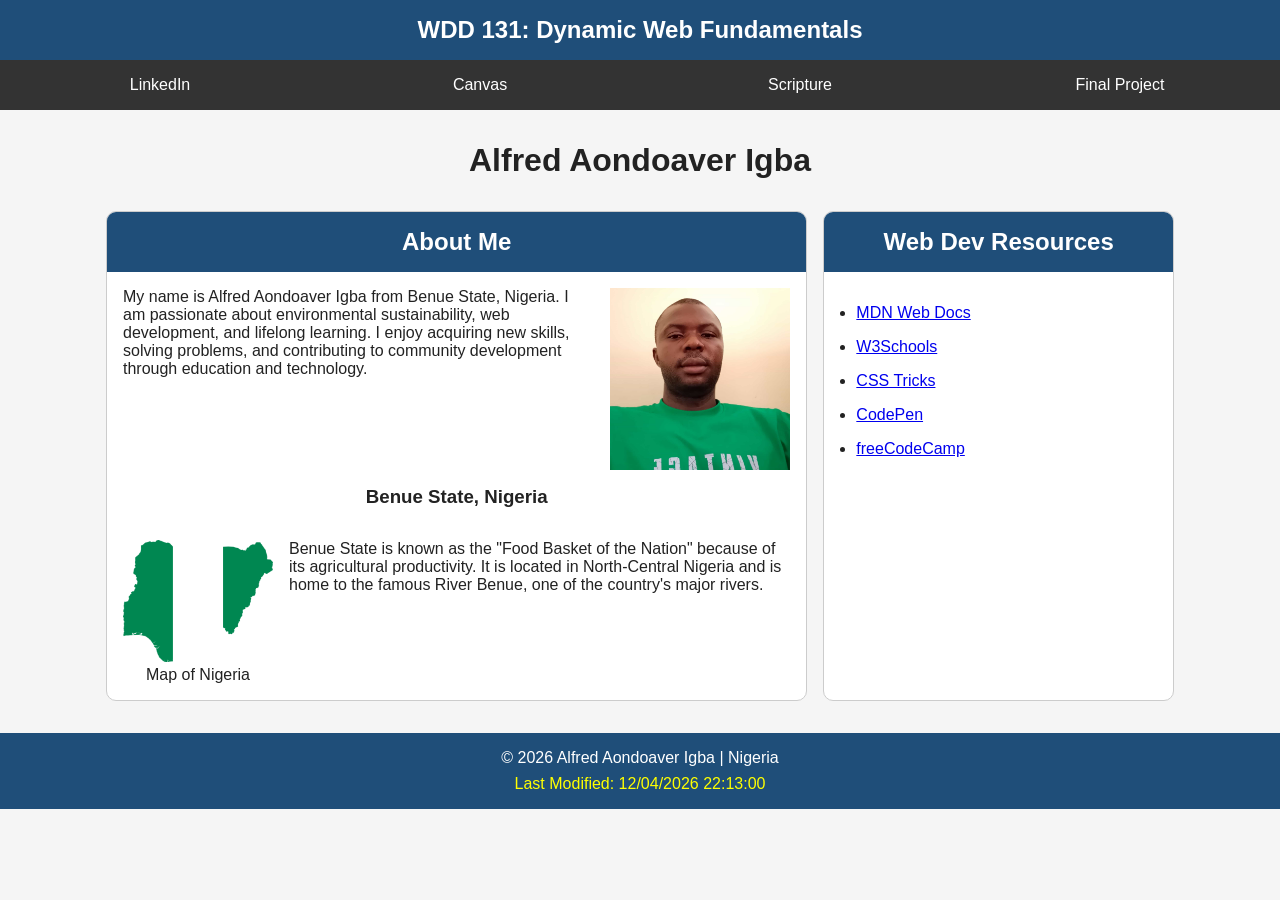
<file: index.html>
<!DOCTYPE html>
<html lang="en">
<head>
    <meta charset="UTF-8">
    <meta name="viewport" content="width=device-width, initial-scale=1.0">
    <meta name="description" content="WDD 131 - Dynamic Web Fundamentals. A personal homepage for Alfred A. Igba, featuring his background, software development studies, education interests">
    <meta name="author" content="Alfred Aondoaver Igba">
    <title>WDD 131 | Dynamic Web Fundamentals | Alfred Aondoaver Igba</title>
    <link rel="preconnect" href="https://fonts.googleapis.com">
    <link rel="preconnect" href="https://fonts.gstatic.com" crossorigin>
    <link href="https://fonts.googleapis.com/css2?family=DM+Sans:wght@400;500;600;700&family=Playfair+Display:wght@600;700&display=swap" rel="stylesheet">
    <link rel="stylesheet" href="styles/base.css">
    <script src="scripts/getdates.js" defer></script>
</head>
<body>

    <header>
        <span id="course-title">WDD 131: Dynamic Web Fundamentals</span>

        <nav>
            <a href="https://www.linkedin.com/" target="_blank">LinkedIn</a>

            <a href="https://byupw.instructure.com/" target="_blank">Canvas</a>

            <a href="https://www.churchofjesuschrist.org/study/scriptures/bofm/1-ne/3?lang=eng&id=p7#p7"
                target="_blank">Scripture</a>

            <a href="#">Final Project</a>
        </nav>
    </header>

    <main>
        <h1>Alfred Aondoaver Igba</h1>

        <section class="card">
            <h2>About Me</h2>

            <div class="about-content">
                <p>
                    My name is Alfred Aondoaver Igba from Benue State, Nigeria.
                    I am passionate about environmental sustainability,
                    web development, and lifelong learning. I enjoy acquiring
                    new skills, solving problems, and contributing to
                    community development through education and technology.
                </p>

                <img src="images/profile.jpg" alt="Profile image">
            </div>

            <h3>Benue State, Nigeria</h3>

            <div class="location-content">
                <figure>
                    <img src="images/nigeria-map.png" alt="Map of Nigeria">
                    <figcaption>Map of Nigeria</figcaption>
                </figure>

                <p>
                    Benue State is known as the "Food Basket of the Nation"
                    because of its agricultural productivity. It is located
                    in North-Central Nigeria and is home to the famous River
                    Benue, one of the country's major rivers.
                </p>
            </div>

        </section>

        <section class="card">
            <h2>Web Dev Resources</h2>

            <ul>
                <li><a href="https://developer.mozilla.org/" target="_blank">MDN Web Docs</a></li>
                <li><a href="https://www.w3schools.com/" target="_blank">W3Schools</a></li>
                <li><a href="https://css-tricks.com/" target="_blank">CSS Tricks</a></li>
                <li><a href="https://codepen.io/" target="_blank">CodePen</a></li>
                <li><a href="https://www.freecodecamp.org/" target="_blank">freeCodeCamp</a></li>
            </ul>
        </section>
    </main>

    <footer>
        <p>&copy; <span id="currentyear"></span> Alfred Aondoaver Igba | Nigeria</p>
        <p id="lastModified"></p>
    </footer>
</body>
</html>
</file>
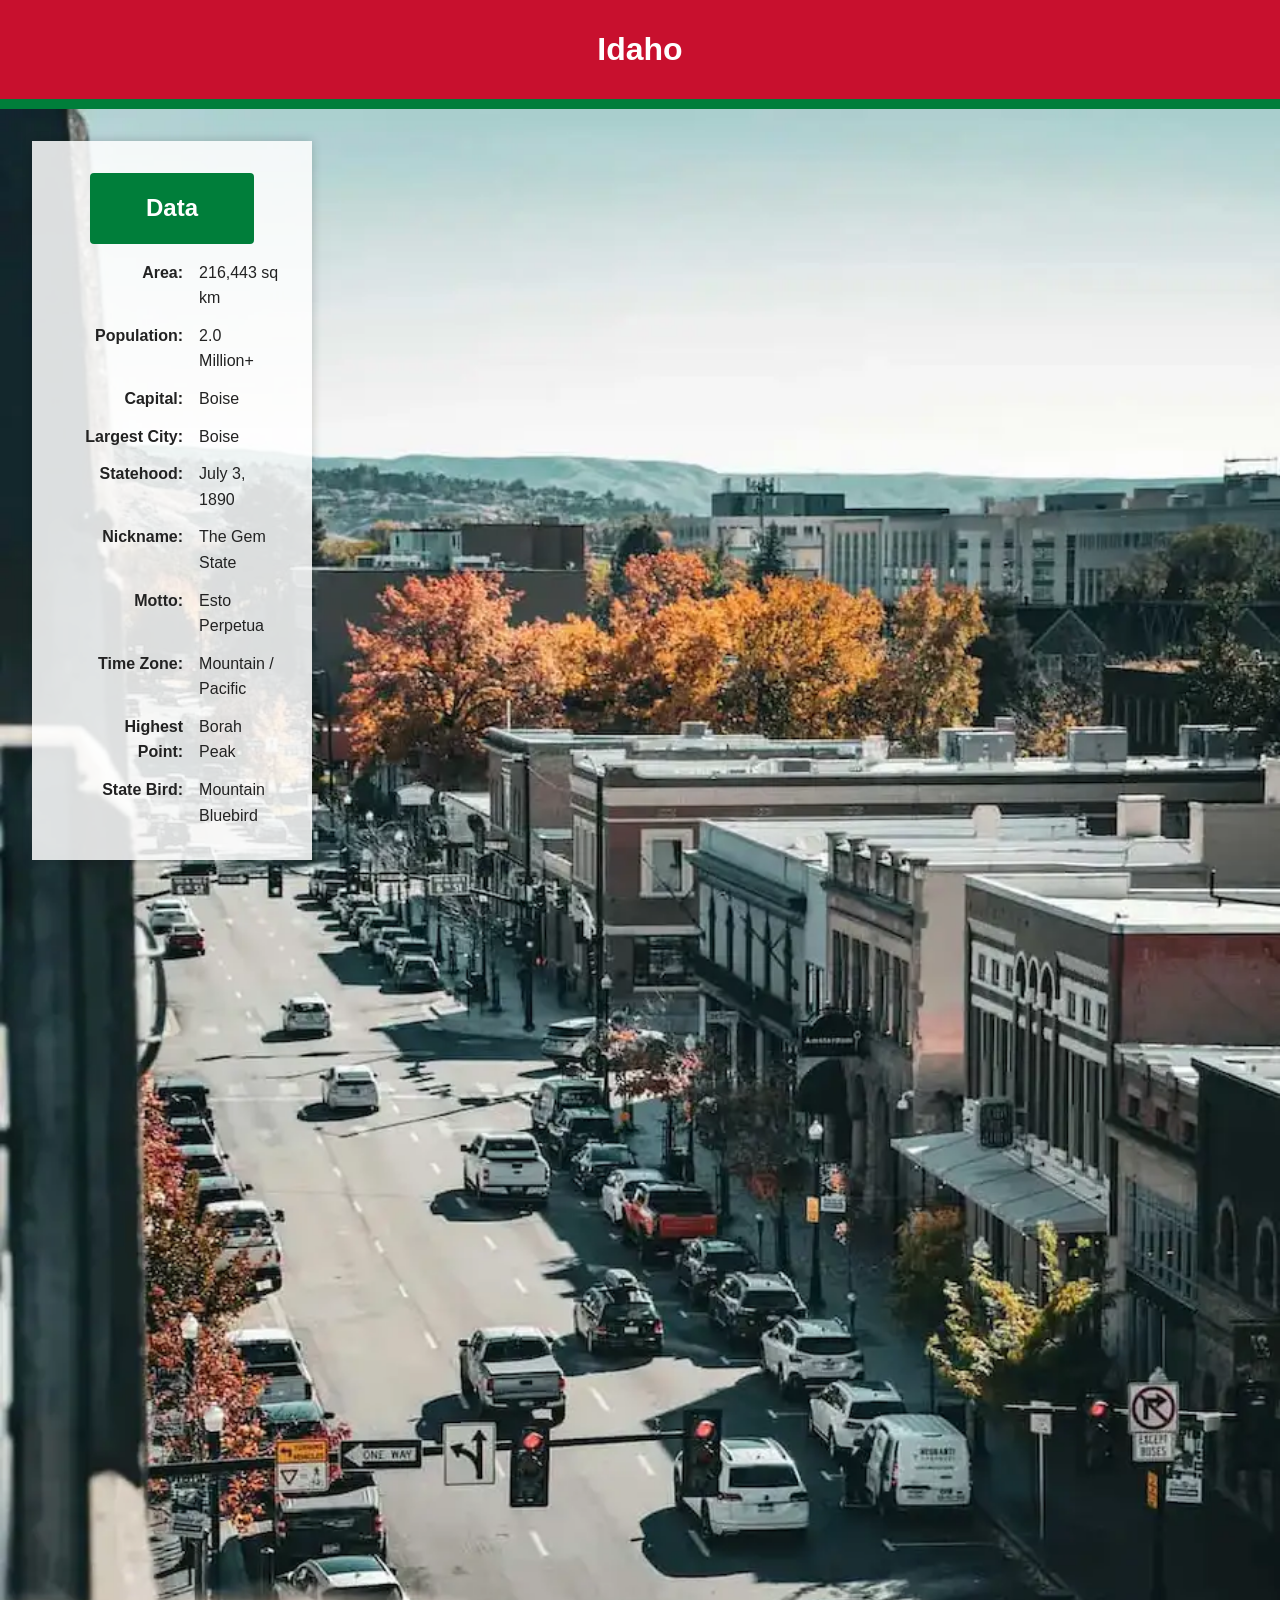
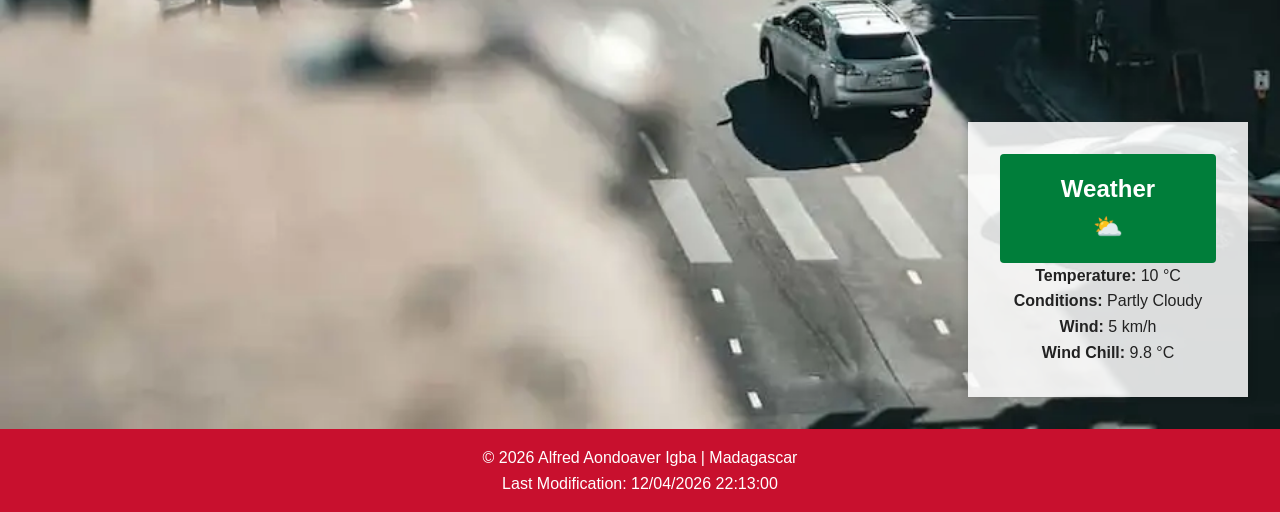
<file: place.html>
<!DOCTYPE html>
<html lang="en">
<head>
    <meta charset="UTF-8">
    <meta name="viewport" content="width=device-width, initial-scale=1.0">
    <meta name="description" content="Idaho - one of the places in America that I wish to visit during my graduation.">
    <meta name="author" content="Alfred Aondoaver Igba">
    <title>Idaho</title>
    <link rel="stylesheet" href="styles/place.css" />
    <script src="scripts/place.js" defer></script>
</head>
<body>

    <header>
        <h1>Idaho</h1>
    </header>

    <main>

        <section class="hero">
            <picture>
                <source srcset="images/idaho.webp" media="(min-width: 768px)">
                <img src="images/idaho.webp"
                    alt="Idaho State Capitol"
                    width="1200"
                    height="800">
            </picture>
        </section>

        <section class="data">
            <h2>Data</h2>

        <div class="info-grid">
        <span class="label">Area:</span>
        <span>216,443 sq km</span>

        <span class="label">Population:</span>
        <span>2.0 Million+</span>

        <span class="label">Capital:</span>
        <span>Boise</span>

        <span class="label">Largest City:</span>
        <span>Boise</span>

        <span class="label">Statehood:</span>
        <span>July 3, 1890</span>

        <span class="label">Nickname:</span>
        <span>The Gem State</span>

        <span class="label">Motto:</span>
        <span>Esto Perpetua</span>

        <span class="label">Time Zone:</span>
        <span>Mountain / Pacific</span>

        <span class="label">Highest Point:</span>
        <span>Borah Peak</span>

        <span class="label">State Bird:</span>
        <span>Mountain Bluebird</span>
    </div>
        </section>

        <section class="weather">
            <h2>Weather</h2>

            <img src="images/weather.svg"
                alt="Partly cloudy weather icon"
                class="weather-icon">

            <p><strong>Temperature:</strong> <span id="temperature">10</span> °C</p>
            <p><strong>Conditions:</strong> Partly Cloudy</p>
            <p><strong>Wind:</strong> <span id="wind-speed">5</span> km/h</p>
            <p><strong>Wind Chill:</strong> <span id="windchill"></span></p>
        </section>

    </main>

    <footer>
        <p>
            &copy; <span id="currentyear"></span> Alfred Aondoaver Igba | Madagascar
        </p>
        <p id="lastModified"></p>
    </footer>

</body>
</html>
</file>
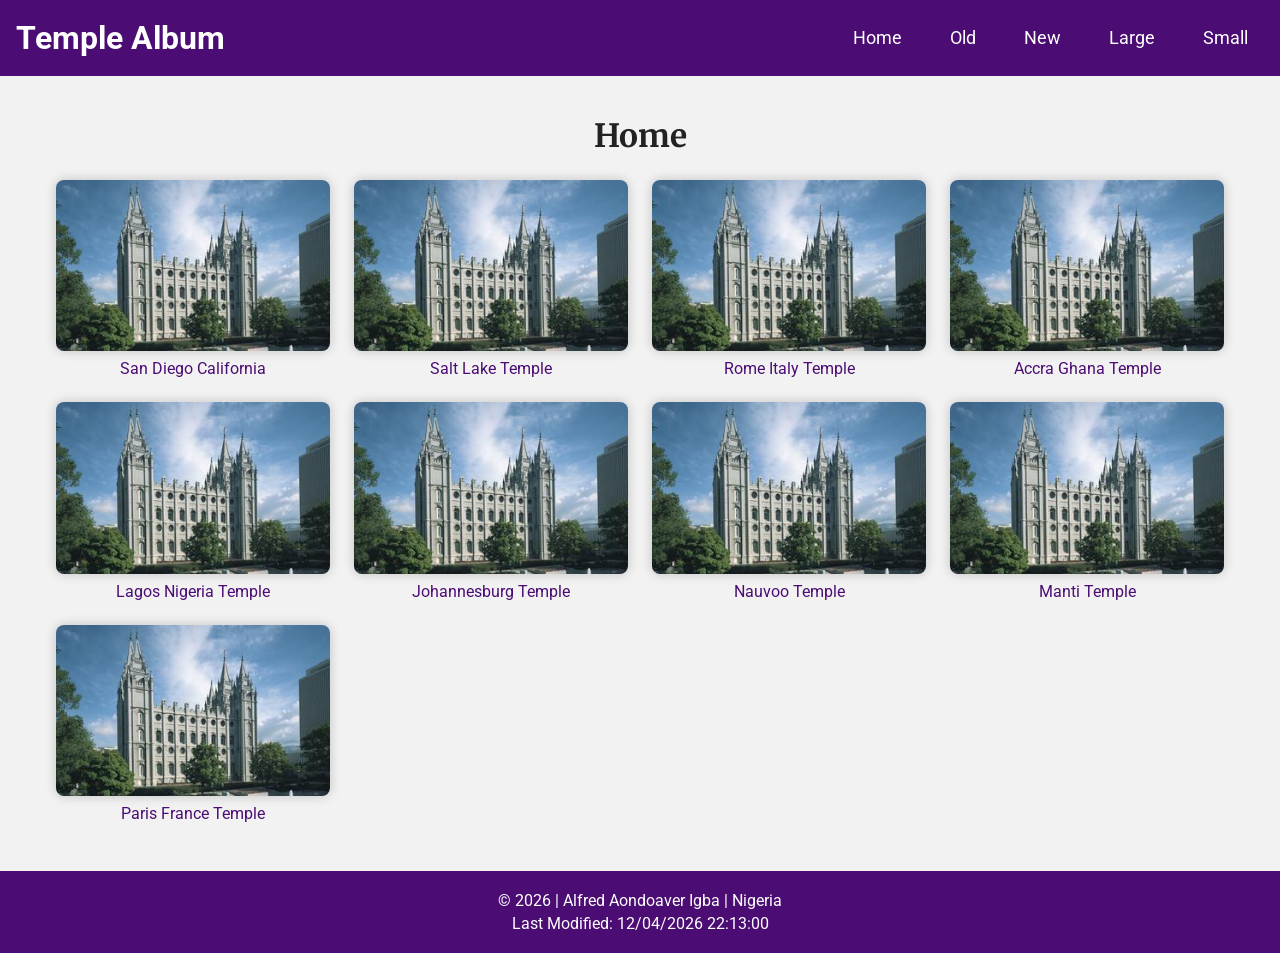
<file: temples.html>
<!DOCTYPE html>
<html lang="en">
<head>
    <meta charset="UTF-8">
    <meta name="viewport" content="width=device-width, initial-scale=1.0">
    <meta name="description" content="Temple Album page - A gallery of temple images of the The Church of Jesus Christ of Later Day Saints.">
    <meta name="author" content="Alfred Aondoaver Igba">
    <title>Temple Album</title>
    
    <!-- Google Fonts -->
    <link rel="preconnect" href="https://fonts.googleapis.com">
    <link rel="preconnect" href="https://fonts.gstatic.com" crossorigin>
    <link href="https://fonts.googleapis.com/css2?family=Roboto:wght@400;700&family=Merriweather:wght@500&display=swap" rel="stylesheet">

    <!-- CSS Files (Mobile First) -->
    <link rel="stylesheet" href="styles/temples.css">
    <link rel="stylesheet" href="styles/temples-large.css">
    
    <!-- JavaScript -->
    <script src="scripts/temples.js" defer></script>
</head>

<body>

    <header>
        <div class="header-container">
            <h2>Temple Album</h2>

            <button id="menu-btn">&#9776;</button>

            <nav>
                <a href="#">Home</a>
                <a href="#">Old</a>
                <a href="#">New</a>
                <a href="#">Large</a>
                <a href="#">Small</a>
            </nav>
        </div>
    </header>

    <main>
        <h1>Home</h1>

        <div class="gallery">

            <figure>
                <img src="images/salt-lake-temple.jpg" alt="San Diego California Temple">
                <figcaption>San Diego California</figcaption>
            </figure>

            <figure>
                <img src="images/salt-lake-temple.jpg" alt="Salt Lake Temple">
                <figcaption>Salt Lake Temple</figcaption>
            </figure>

            <figure>
                <img src="images/salt-lake-temple.jpg" alt="Rome Italy Temple">
                <figcaption>Rome Italy Temple</figcaption>
            </figure>

            <figure>
                <img src="images/salt-lake-temple.jpg" alt="Accra Ghana Temple">
                <figcaption>Accra Ghana Temple</figcaption>
            </figure>

            <figure>
                <img src="images/salt-lake-temple.jpg" alt="Lagos Nigeria Temple">
                <figcaption>Lagos Nigeria Temple</figcaption>
            </figure>

            <figure>
                <img src="images/salt-lake-temple.jpg" alt="Johannesburg Temple">
                <figcaption>Johannesburg Temple</figcaption>
            </figure>

            <figure>
                <img src="images/salt-lake-temple.jpg" alt="Nauvoo Temple">
                <figcaption>Nauvoo Temple</figcaption>
            </figure>

            <figure>
                <img src="images/salt-lake-temple.jpg" alt="Manti Temple">
                <figcaption>Manti Temple</figcaption>
            </figure>

            <figure>
                <img src="images/salt-lake-temple.jpg" alt="Paris France Temple">
                <figcaption>Paris France Temple</figcaption>
            </figure>

        </div>
    </main>

    <footer>
        <p>
            &copy; <span id="currentyear"></span> | Alfred Aondoaver Igba | Nigeria
        </p>
        <p id="lastModified"></p>
    </footer>

</body>
</html>
</file>
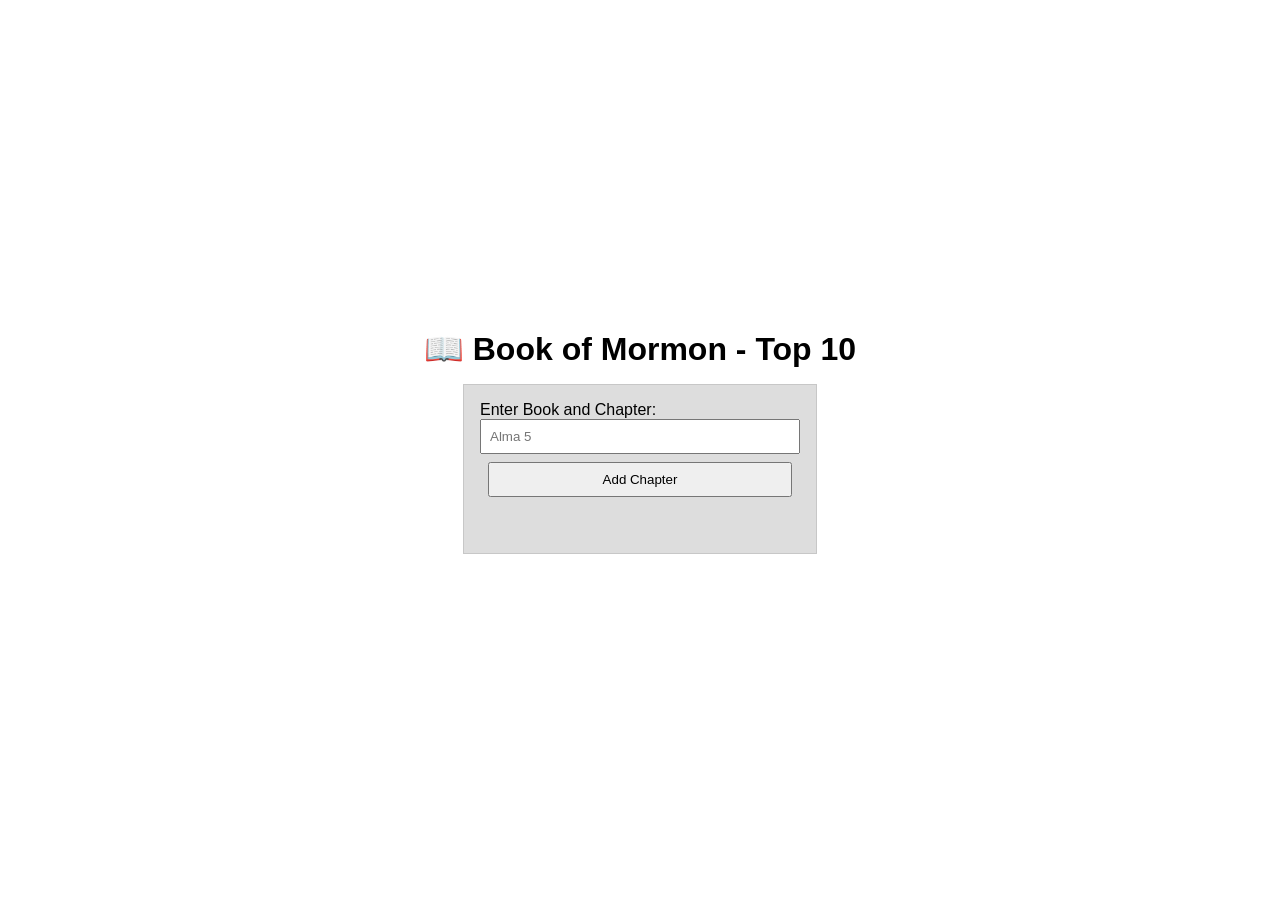
<file: week02/bom.html>
<!DOCTYPE html>
<html lang="en">
<head>
    <meta charset="UTF-8">
    <meta name="viewport" content="width=device-width, initial-scale=1.0">
    <title>Document Object Model</title>
    <link rel="stylesheet" href="styles/bom.css">
    <script src="scripts/bom.js" defer></script>
</head>
<body>
    <h1>📖 Book of Mormon - Top 10</h1>
<main>
	<label for="favchap">Enter Book and Chapter: </label>
	<input type="text" id="favchap" placeholder="Alma 5">
	<button type="submit">Add Chapter</button>
	<ul id="list"></ul>
</main>
</body>
</html>
</file>
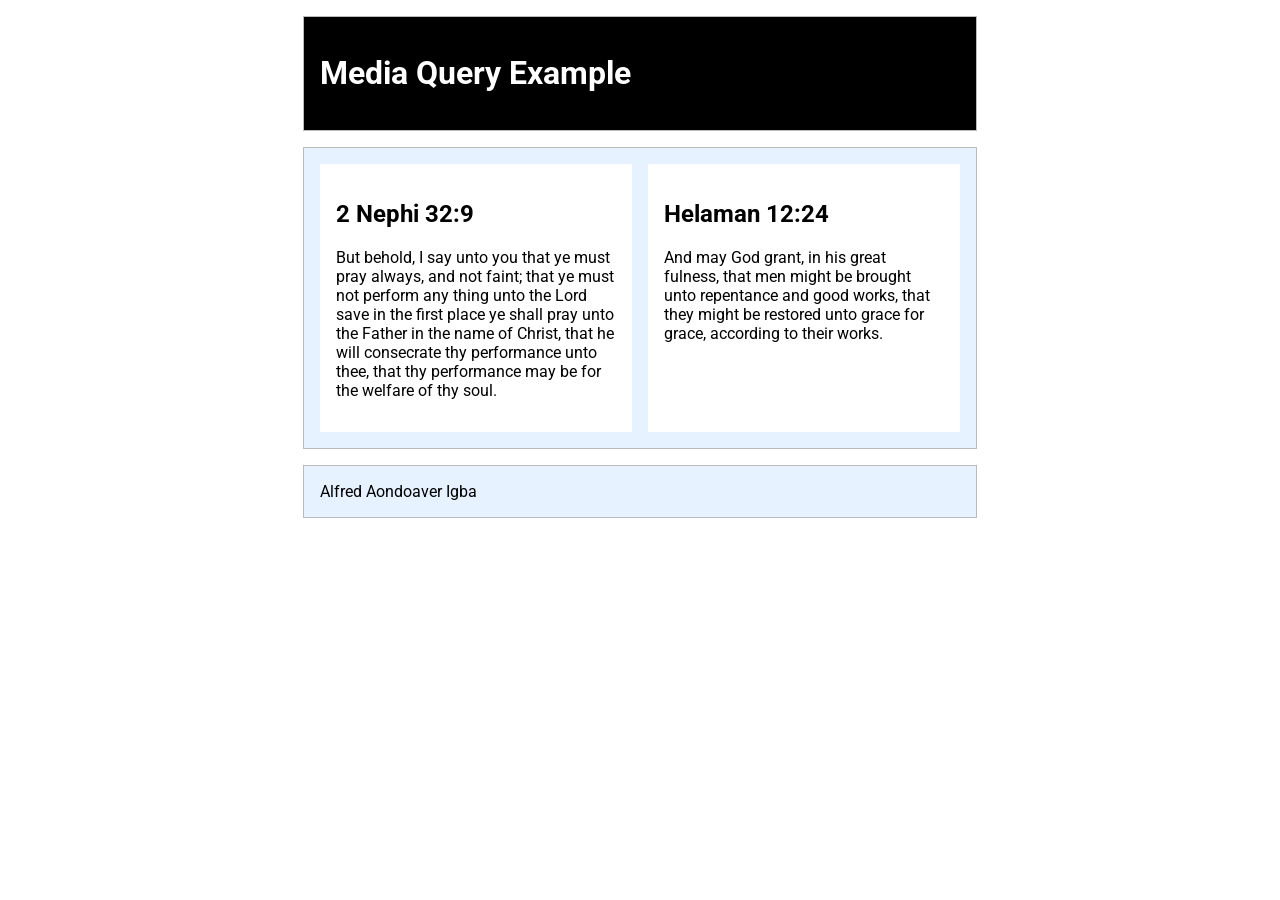
<file: week02/media-query.html>
<!DOCTYPE html>
<html lang="en">
<head>
    <meta charset="UTF-8">
    <meta name="viewport" content="width=device-width, initial-scale=1.0">
    <title>WDD 131 - Media Query Example</title>
    <meta name="description" content="Media query learning activity example page.">
    <meta name="author" content="Alfred Aondoaver Igba">
    <link rel="preconnect" href="https://fonts.googleapis.com">
    <link rel="preconnect" href="https://fonts.gstatic.com" crossorigin>
    <link href="https://fonts.googleapis.com/css2?family=Roboto&display=swap" rel="stylesheet">
    <link rel="stylesheet" href="styles/media-query.css">
    <link rel="stylesheet" href="styles/media-query-large.css">
</head>
<body>
    <header>
        <h1>Media Query Example</h1>
    </header>
    <main>
    <section>
        <h2>2 Nephi 32:9</h2>
        <p>But behold, I say unto you that ye must pray always, and not faint; that ye must not perform any thing unto the Lord save in the first place ye shall pray unto the Father in the name of Christ, that he will consecrate thy performance unto thee, that thy performance may be for the welfare of thy soul.</p>
    </section>
    <section>
        <h2>Helaman 12:24</h2>
        <p>And may God grant, in his great fulness, that men might be brought unto repentance and good works, that they might be restored unto grace for grace, according to their works.</p>
    </section>
    </main>
    <footer>
    Alfred Aondoaver Igba
    </footer>
</body>
</html>
</file>
<file: styles/base.css>
:root {
--primary-color: #1f4e79;
--secondary-color: #333;
--accent-color: #f4f4f4;
--text-color: #222;
}

* {
margin: 0;
padding: 0;
box-sizing: border-box;
}

body {
font-family: "Poppins", sans-serif;
background-color: #f5f5f5;
color: var(--text-color);
}

header {
background-color: var(--primary-color);
}

#course-title {
display: block;
text-align: center;
padding: 1rem;
font-size: 1.5rem;
color: white;
font-weight: 600;
}

nav {
display: flex;
justify-content: space-around;
background-color: var(--secondary-color);
}

nav a {
color: white;
text-decoration: none;
padding: 1rem;
flex: 1;
text-align: center;
transition: 0.3s;
}

nav a:hover {
background-color: white;
color: var(--primary-color);
}

main {
    max-width: 1100px;
    margin: 0 auto;
    padding: 1rem;
    display: grid;
    grid-template-columns: 2fr 1fr;
    gap: 1rem;
}

main h1 {
    text-align: center;
    margin: 1rem 0;
    grid-column: 1 / 3;
}

.card {
background: white;
border: 1px solid #ccc;
border-radius: 10px;
overflow: hidden;
}

.card h2 {
background-color: var(--primary-color);
color: white;
text-align: center;
padding: 1rem;
}

.about-content {
display: flex;
gap: 1rem;
padding: 1rem;
}

.about-content img {
width: 180px;
height: auto;
}

h3 {
text-align: center;
margin-bottom: 1rem;
}

.location-content {
display: flex;
gap: 1rem;
padding: 1rem;
}

.location-content img {
width: 150px;
}

figure {
text-align: center;
}

.card ul {
padding: 2rem;
}

.card li {
margin-bottom: 1rem;
}

footer {
background-color: var(--primary-color);
color: white;
text-align: center;
padding: 1rem;
margin-top: 1rem;
}

#lastModified {
color: yellow;
margin-top: .5rem;
}

@media (max-width: 768px) {
main {
grid-template-columns: 1fr;
}

main h1 {
grid-column: 1;
}

.about-content,
.location-content {
flex-direction: column;
align-items: center;
}

nav {
flex-direction: column;
}
}
</file>
<file: styles/place.css>
:root{
    --primary-color:#c8102e;
    --secondary-color:#007e3a;
    --light-color:#f4f4f4;
    --dark-color:#222;
    --card-bg:rgba(255,255,255,.85);
}

*{
    margin:0;
    padding:0;
    box-sizing:border-box;
}

body{
    font-family:Arial, Helvetica, sans-serif;
    line-height:1.6;
    color:var(--dark-color);
}

header{
    background:var(--primary-color);
    color:white;
    text-align:center;
    padding:1.5rem;
    border-bottom:10px solid var(--secondary-color);
}

.hero img{
    width:100%;
    display:block;
    height:auto;
}

.data,
.weather{
    background:var(--light-color);
    padding:2rem;
    text-align:center;
}

.info-grid {
    display: inline-grid;
    grid-template-columns: auto auto;
    gap: .75rem 1rem;
    margin: 1rem auto 0;
    padding-left: 1rem;
}

.label {
    font-weight: 700;
    text-align: right;
}

.info-grid span:nth-child(even) {
    text-align: left;
}

.data h2,
.weather h2{
    display: inline-block;
    background-color: var(--secondary-color);
    color: white;
    padding: 1rem 3.5rem;
    border-radius: 4px;
    bottom: 1.25rem;
}

.weather-icon{
    width:90px;
    margin:1rem auto;
    display:block;
}

footer{
    background:var(--primary-color);
    color:white;
    text-align:center;
    padding:1rem;
}

/* Large View */
@media screen and (min-width: 768px){

    main{
        position:relative;
    }

    .hero{
        position:relative;
    }

    .data{
        position:absolute;
        top:2rem;
        left:2rem;
        width:280px;
        background:var(--card-bg);
        box-shadow:0 0 10px rgba(0,0,0,.2);
    }

    .weather{
        position:absolute;
        right:2rem;
        bottom:2rem;
        width:280px;
        background:var(--card-bg);
        box-shadow:0 0 10px rgba(0,0,0,.2);
    }

    /* Requirement:
       Weather icon via pseudo-element */
    .weather h2::after{
        content:" ⛅";
        font-size:1.5rem;
    }

    .weather-icon{
        display:none;
    }
}
</file>
<file: styles/temples.css>
:root {
    --primary-color: #4b0c73;
    --secondary-color: #ffffff;
    --background-color: #f2f2f2;
    --text-color: #222;
}

* {
    margin: 0;
    padding: 0;
    box-sizing: border-box;
}

body {
    font-family: 'Roboto', sans-serif;
    background-color: var(--background-color);
    color: var(--text-color);
}

header {
    background-color: var(--primary-color);
    color: white;
}

.header-container {
    padding: 1rem;
}

header h2 {
    display: inline-block;
    font-size: 2rem;
}

#menu-btn {
    float: right;
    border: none;
    background: none;
    color: white;
    font-size: 2rem;
    cursor: pointer;
}

/* Navigation */
nav {
    display: none;
    flex-direction: column;
    text-align: center;
    margin-top: 1rem;
}

nav.open {
    display: flex;
}

nav a {
    text-decoration: none;
    color: white;
    padding: 1rem;
    font-size: 1.1rem;
}

nav a:hover {
    background-color: white;
    color: var(--primary-color);
    border-radius: 5px;
}

/* Main */

main {
    max-width: 1200px;
    margin: 0 auto;
    padding: 1rem;
}

h1 {
    text-align: center;
    margin: 1.5rem 0;
    font-family: 'Merriweather', serif;
}

/* Grid Gallery */

.gallery {
    display: grid;
    grid-template-columns: 1fr;
    gap: 1.5rem;
}

figure {
    text-align: center;
}

figure img {
    width: 100%;
    display: block;
    border-radius: 8px;
    box-shadow: 0 0 12px rgba(0,0,0,.2);
}

figcaption {
    margin-top: .5rem;
    color: #4b0c73;
    font-size: 1rem;
}

/* Footer */

footer {
    background-color: var(--primary-color);
    color: white;
    text-align: center;
    padding: 1rem;
    margin-top: 2rem;
}

footer p {
    margin: .25rem;
}
</file>
<file: styles/temples-large.css>
@media screen and (min-width: 768px) {

    #menu-btn {
        display: none;
    }

    .header-container {
        display: flex;
        justify-content: space-between;
        align-items: center;
    }

    nav {
        display: flex;
        flex-direction: row;
        gap: 1rem;
        margin-top: 0;
    }

    nav a {
        padding: .75rem 1rem;
    }

    .gallery {
    display: grid;
    grid-template-columns: repeat(auto-fit, minmax(250px, 1fr));
    gap: 1.5rem;
}
}
</file>
<file: week02/styles/bom.css>
* {
	margin: 0;
	padding: 0;
}

body {
	height: 100vh;
	display: flex;
	flex-direction: column;
	align-items: center;
	justify-content: center;
	font-family: Acme, Arial, sans-serif;
}

h1 {
	font-size: 1.5rem;
}

main {
	margin: 1rem auto;
	border: 1px solid rgb(0 0 0 / 0.1);
	padding: 1rem;
	background-color: #ddd;
	display: flex;
	flex-direction: column;
}

input,
button {
	padding: 0.5rem;
}

button {
	margin: 0.5rem;
}

.delete {
	width: fit-content;
}

.input {
	display: flex;
	gap: 1rem;
}

.list {
	padding: 0.5rem;
}

ul {
	margin: 1rem;
	list-style: none;
}

li {
	display: flex;
	align-items: center;
	justify-content: space-between;
}

@media only screen and (min-width: 32.5em) {
	h1 {
		font-size: 2rem;
	}

	main {
		width: 320px;
	}
}
</file>
<file: week02/styles/media-query.css>
body {
  font-family: 'Roboto', sans-serif;
}

header, main, footer {
  max-width: 640px;
  margin: 1rem auto;
  border: 1px solid #bbb;
  padding: 1rem;
  background-color: #e6f2ff;
}

main {
  display: grid;
  grid-template-columns: 1fr;
  gap: 1rem;
}

section {
  padding: 1rem;
  background-color: #fff;
}
</file>
<file: week02/styles/media-query-large.css>
@media screen and (min-width: 500px) {

    header {
        background-color: black;
        color: white;
    }

    main {
        display: grid;
        grid-template-columns: 1fr 1fr;
    }

}
</file>
